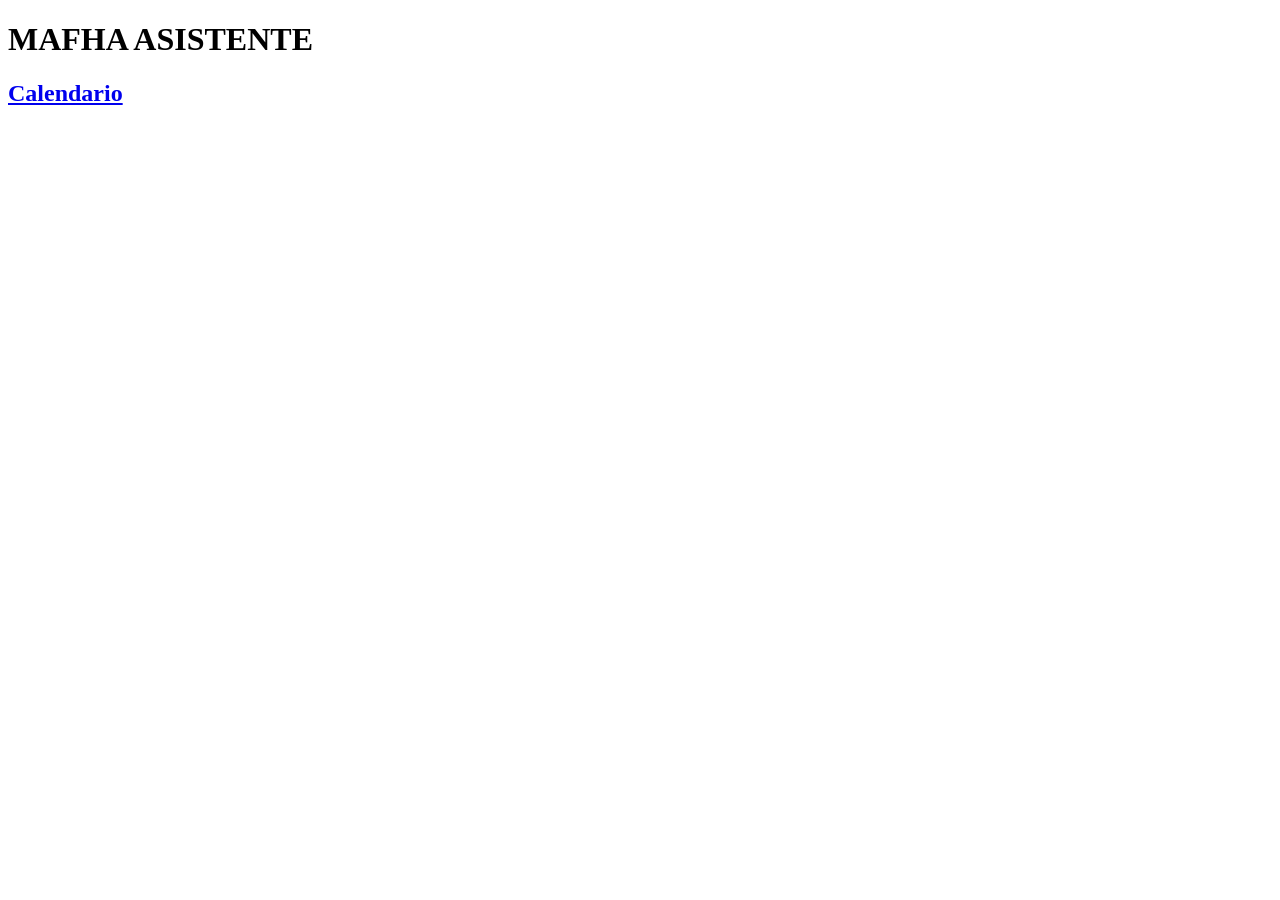
<file: index.html>
<!DOCTYPE html>
<html lang="en">
<head>
    <meta charset="UTF-8">
    <meta name="viewport" content="width=device-width, initial-scale=1.0">
    <title>Mafha asistente</title>
</head>
<body>
    <div id="secciones_pag">
        <div>
            <h1>MAFHA ASISTENTE</h1>
            <a href="/calendario.html"><h2>Calendario</h2></a>

        </div>
    </div>
</body>
</html>
</file>
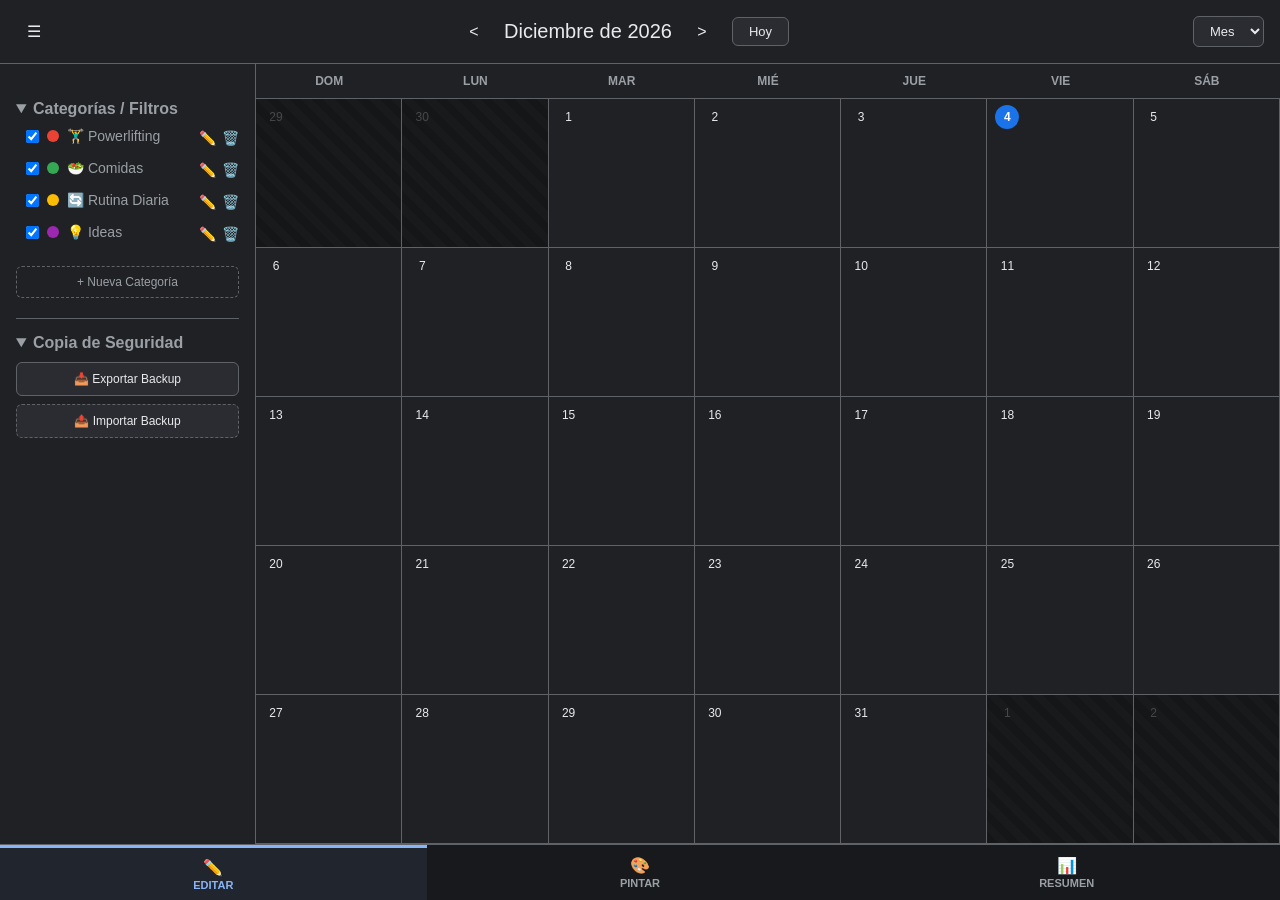
<file: calendario.html>
<!DOCTYPE html>
<html lang="es">
<head>
    <meta charset="UTF-8">
    <meta name="viewport" content="width=device-width, initial-scale=1.0">
    <title>Calendario Organizador - Sistema de Gestión Personal</title>
    <link rel="stylesheet" href="css/calendar.css">
</head>
<body>

    <div class="app-container">
        <!-- BARRA SUPERIOR -->
        <header class="top-bar">
            <div class="top-bar-left">
                <button class="btn-menu" aria-label="Menú principal">☰</button>
            </div>

            <div class="top-bar-center">
                <button class="btn-nav" aria-label="Anterior">&lt;</button>
                <h1 class="current-month">Septiembre de 2026</h1>
                <button class="btn-nav" aria-label="Siguiente">&gt;</button>
                 <button class="btn-today">Hoy</button>
            </div>

            <div class="top-bar-right">
                <select class="view-selector">
                    <option value="month" selected>Mes</option>
                </select>
            </div>
        </header>

        <!-- ÁREA PRINCIPAL -->
        <div class="main-content">
            <!-- BARRA LATERAL -->
            <aside class="sidebar">
                <details class="calendar-group" open>
                    <summary>Categorías / Filtros</summary>
                    <ul class="calendar-list" id="categoryList">
                        <!-- Carga dinámica vía JS -->
                    </ul>
                    <button class="btn-new-category" id="btnOpenCategoryModal">+ Nueva Categoría</button>
                </details>
            <!-- Copia de Seguridad Desplegable -->
                <details class="calendar-group sidebar-backup-section" open>
                    <summary>Copia de Seguridad</summary>
                    <div class="backup-content">
                        <button id="btnExportBackup" class="btn-backup">📥 Exportar Backup</button>
                        <button id="btnImportBackup" class="btn-backup btn-backup-import">📤 Importar Backup</button>
                        <input type="file" id="fileImportBackup" accept=".json" style="display: none;">
                    </div>
            </details>
            </aside>

            <!-- CUADRÍCULA DEL CALENDARIO -->
            <main class="calendar-month-view">
                <div class="month-header">
                    <div class="day-name">DOM</div>
                    <div class="day-name">LUN</div>
                    <div class="day-name">MAR</div>
                    <div class="day-name">MIÉ</div>
                    <div class="day-name">JUE</div>
                    <div class="day-name">VIE</div>
                    <div class="day-name">SÁB</div>
                </div>

                <div class="month-grid" id="monthGrid">
                    <!-- Días inyectados por JS -->
                </div>

                <!-- PALETA DE MODO PINTAR -->
                <div id="paintPalette" class="paint-palette hidden">
                    <span class="palette-title">Preset activo:</span>
                    <div id="presetChipsContainer" class="palette-chips">
                        <!-- Chips por JS -->
                    </div>
                </div>

                <!-- POPOVER AGENDAR EVENTO / NOTA -->
                <div id="eventPopover" class="popover hidden">
                    <div class="popover-header">
                        <h2 id="popoverTitle">AGENDAR</h2>
                        <button class="close-btn">&times;</button>
                    </div>
                    <form id="eventForm">
                        <input type="hidden" id="eventId">
                        <input type="hidden" id="eventDate">

                        <div class="form-group">
                            <input type="text" id="eventTitle" placeholder="Título (Ej: Trabajo, Consulta, Franco)" required autocomplete="off" class="title-input">
                        </div>

                        <div class="form-group">
                            <label for="eventCategory">Categoría</label>
                            <select id="eventCategory" required>
                                <!-- Inyectado por JS -->
                            </select>
                        </div>

                        <div class="form-group time-group">
                            <div>
                                <label for="eventStart">Hora Inicio</label>
                                <input type="time" id="eventStart">
                            </div>
                            <div>
                                <label for="eventEnd">Hora Fin</label>
                                <input type="time" id="eventEnd">
                            </div>
                        </div>

                        <div class="form-group">
                            <textarea id="eventDesc" placeholder="Notas adicionales o recordatorios..." rows="3"></textarea>
                        </div>

                        <div class="form-actions">
                            <button type="submit" class="btn-save" id="btnSaveEvent">Guardar</button>
                            <button type="button" class="btn-delete hidden" id="btnDeleteEvent">Borrar</button>
                        </div>
                    </form>
                </div>
            </main>
        </div>

        <!-- BARRA DE ACCIONES INFERIOR (SHIFTER) -->
        <footer class="bottom-action-bar">
            <button class="action-tab active" id="tabModeEdit">
                <span class="tab-icon">✏️</span>
                <span class="tab-label">EDITAR</span>
            </button>
            <button class="action-tab" id="tabModePaint">
                <span class="tab-icon">🎨</span>
                <span class="tab-label">PINTAR</span>
            </button>
            <button class="action-tab" id="tabModeSummary">
                <span class="tab-icon">📊</span>
                <span class="tab-label">RESUMEN</span>
            </button>
        </footer>
    </div>

    <!-- MODAL CATEGORÍAS -->
    <div id="categoryModal" class="popover hidden">
        <div class="popover-header">
            <h2>Gestión de Categoría</h2>
            <button class="close-category-btn">&times;</button>
        </div>
        <form id="categoryForm">
            <input type="hidden" id="catId">
            <div class="form-group">
                <label for="catName">Nombre (Ej: Trabajo, Día de franco, Noche)</label>
                <input type="text" id="catName" required autocomplete="off">
            </div>
            <div class="form-group">
                <label for="catColor">Color</label>
                <input type="color" id="catColor" value="#1a73e8" required>
            </div>
            <button type="submit" class="btn-save">Guardar Categoría</button>
        </form>
    </div>

    <!-- MODAL RESUMEN MENSUAL -->
    <div id="summaryModal" class="overlay-modal hidden">
        <div class="overlay-content summary-content">
            <div class="popover-header">
                <h2>Resumen Mensual</h2>
                <button class="close-summary-btn">&times;</button>
            </div>
            <p id="summaryMonthText" class="summary-subtitle"></p>
            <div id="summaryStatsList" class="summary-stats-grid"></div>
        </div>
    </div>

    <!-- MODAL DE CONFIRMACIÓN -->
    <div id="confirmModal" class="overlay-modal hidden">
        <div class="overlay-content">
            <h2 id="confirmTitle">Confirmación</h2>
            <p id="confirmMessage" style="margin: 15px 0; color: var(--text-secondary);"></p>
            <div class="form-actions" style="justify-content: center; margin-top: 20px;">
                <button class="btn-save" id="btnConfirmOk">Aceptar</button>
                <button class="btn-delete" id="btnConfirmCancel">Cancelar</button>
            </div>
        </div>
    </div>

    <script type="module" src="src/js/calendar.js"></script>
</body>
</html>
</file>
<file: css/calendar.css>
/* =========================================
   1. VARIABLES Y RESETEO BÁSICO
   ========================================= */
:root {
    --bg-dark: #202124;
    --surface-dark: #2b2c31;
    --border-color: #5f6368;
    --text-primary: #e8eaed;
    --text-secondary: #9aa0a6;
    --accent-blue: #8ab4f8;
    --today-bg: #1a73e8;
    --bottom-bar-height: 56px;
    --top-bar-height: 64px;
}

* {
    margin: 0;
    padding: 0;
    box-sizing: border-box;
    font-family: 'Roboto', 'Segoe UI', Tahoma, Geneva, Verdana, sans-serif;
    -webkit-tap-highlight-color: transparent;
}

body {
    background-color: var(--bg-dark);
    color: var(--text-primary);
    height: 100vh;
    height: 100dvh;
    overflow: hidden;
}

/* =========================================
   2. ESTRUCTURA GENERAL Y BARRA SUPERIOR
   ========================================= */
.app-container {
    display: flex;
    flex-direction: column;
    height: 100dvh;
    overflow: hidden;
}

.top-bar {
    display: flex;
    justify-content: space-between;
    align-items: center;
    padding: 0 16px;
    border-bottom: 1px solid var(--border-color);
    height: var(--top-bar-height);
    background-color: var(--bg-dark);
    flex-shrink: 0;
}

.top-bar-center {
    display: flex;
    align-items: center;
    justify-content: center;
    gap: 12px;
}

.current-month {
    font-size: 20px;
    font-weight: 500;
    color: var(--text-primary);
    white-space: nowrap;
    margin: 0;
}

.btn-menu, 
.btn-nav {
    background-color: transparent;
    color: var(--text-primary);
    border: 1px solid transparent;
    border-radius: 50%;
    width: 36px;
    height: 36px;
    display: inline-flex;
    align-items: center;
    justify-content: center;
    cursor: pointer;
    font-size: 16px;
    transition: background-color 0.2s ease, border-color 0.2s ease;
}

.btn-menu:hover, 
.btn-nav:hover {
    background-color: var(--surface-dark);
    border-color: var(--border-color);
}

.btn-today {
    background-color: var(--surface-dark);
    color: var(--text-primary);
    border: 1px solid var(--border-color);
    border-radius: 6px;
    padding: 6px 16px;
    font-size: 13px;
    font-weight: 500;
    cursor: pointer;
    transition: all 0.2s ease;
}

.btn-today:hover {
    background-color: rgba(255, 255, 255, 0.08);
    border-color: var(--accent-blue);
    color: var(--accent-blue);
}

.view-selector {
    background-color: var(--surface-dark);
    color: var(--text-primary);
    border: 1px solid var(--border-color);
    border-radius: 6px;
    padding: 6px 12px;
    font-size: 13px;
    cursor: pointer;
    outline: none;
}

.main-content {
    display: flex;
    flex: 1;
    min-height: 0;
    position: relative;
    overflow: hidden;
}

/* =========================================
   3. BARRA LATERAL (SIDEBAR)
   ========================================= */
.sidebar {
    width: 256px;
    padding: 16px;
    border-right: 1px solid var(--border-color);
    overflow-y: auto;
    background-color: var(--bg-dark);
    transition: all 0.3s ease;
    flex-shrink: 0;
}

.sidebar.collapsed {
    width: 0;
    padding: 0;
    opacity: 0;
    border-right: none;
    overflow: hidden;
}

.btn-create {
    background-color: var(--surface-dark);
    color: var(--text-primary);
    border: 1px solid var(--border-color);
    border-radius: 24px;
    padding: 12px 24px;
    font-size: 14px;
    cursor: pointer;
    display: flex;
    align-items: center;
    gap: 10px;
    margin-bottom: 24px;
    box-shadow: 0 1px 2px 0 rgba(0,0,0,0.3);
}

.btn-create:hover { background-color: #35363a; }

.calendar-group { margin-top: 20px; }
.calendar-group summary {
    font-weight: bold;
    cursor: pointer;
    margin-bottom: 10px;
    color: var(--text-secondary);
}

.calendar-list {
    list-style: none;
    margin-left: 10px;
}
.calendar-list li { margin-bottom: 12px; }

.sidebar-backup-section {
    margin-top: 20px;
    padding-top: 15px;
    border-top: 1px solid var(--border-color);
}

.sidebar-backup-section .backup-content {
    margin-top: 10px;
}

.btn-backup {
    width: 100%;
    padding: 9px;
    background-color: var(--surface-dark);
    border: 1px solid var(--border-color);
    color: var(--text-primary);
    border-radius: 6px;
    font-size: 12px;
    font-weight: 500;
    cursor: pointer;
    margin-bottom: 8px;
    display: flex;
    align-items: center;
    justify-content: center;
    gap: 8px;
    transition: all 0.2s ease;
}

.btn-backup:hover {
    background-color: rgba(255, 255, 255, 0.08);
    border-color: var(--accent-blue);
    color: var(--accent-blue);
}

.btn-backup-import {
    border-style: dashed;
}

.btn-new-category {
    background: transparent;
    border: 1px dashed var(--border-color);
    color: var(--text-secondary);
    width: 100%;
    padding: 8px;
    border-radius: 6px;
    cursor: pointer;
    margin-top: 10px;
    font-size: 12px;
    text-align: center;
    transition: all 0.2s ease;
}

.btn-new-category:hover {
    color: var(--text-primary);
    border-color: var(--accent-blue);
    background-color: rgba(138, 180, 248, 0.08);
}

/* =========================================
   4. ENCABEZADO Y CUADRÍCULA DEL MES
   ========================================= */
.calendar-month-view {
    flex: 1;
    display: flex;
    flex-direction: column;
    height: 100%;
    min-height: 0;
    overflow: hidden;
    width: 100%;
}

.month-header {
    display: grid !important;
    grid-template-columns: repeat(7, 1fr) !important;
    width: 100%;
    text-align: center;
    padding: 10px 0;
    border-bottom: 1px solid var(--border-color);
    background-color: var(--bg-dark);
    color: var(--text-secondary);
    font-size: 12px;
    font-weight: 600;
}

.day-name {
    display: flex;
    justify-content: center;
    align-items: center;
    text-transform: uppercase;
}

.month-grid {
    display: grid !important;
    grid-template-columns: repeat(7, 1fr) !important;
    grid-auto-rows: 1fr !important;
    flex: 1;
    height: 100%;
    width: 100%;
    min-height: 0;
    overflow: hidden;
}

.day-cell {
    border-right: 1px solid var(--border-color);
    border-bottom: 1px solid var(--border-color);
    padding: 4px;
    display: flex;
    flex-direction: column;
    align-items: stretch;
    justify-content: flex-start;
    position: relative;
    overflow: hidden;
    min-height: 0;
    height: 100%;
    width: 100%;
}

.day-cell-header {
    display: flex;
    justify-content: space-between;
    align-items: center;
    padding: 2px 4px;
    z-index: 2;
}

.events-container {
    display: flex;
    flex-direction: column;
    flex: 1;
    gap: 2px;
    width: 100%;
    min-height: 0;
    overflow-y: auto;
}

/* =========================================
   5. DÍA ACTUAL Y TARJETAS DE EVENTO (CHIPS)
   ========================================= */
.date {
    display: inline-flex;
    justify-content: center;
    align-items: center;
    width: 24px;
    height: 24px;
    border-radius: 50%;
    margin-bottom: 4px;
    font-size: 12px;
}

.today .active-circle {
    background-color: var(--today-bg);
    color: white;
    font-weight: bold;
}

.event-chip {
    flex: 1;
    display: flex;
    align-items: center;
    justify-content: center;
    text-align: center;
    width: 100%;
    padding: 4px 6px;
    border-radius: 4px;
    font-size: 11px;
    font-weight: 600;
    cursor: pointer;
    white-space: nowrap;
    overflow: hidden;
    text-overflow: ellipsis;
    border: none;
    box-shadow: inset 0 0 0 1px rgba(0, 0, 0, 0.15);
    transition: filter 0.15s ease, transform 0.1s ease;
}

.event-chip:hover {
    filter: brightness(1.15);
    transform: scale(0.99);
}

.event-chip.is-appointment {
    font-weight: 700;
}

/* =========================================
   6. CATEGORÍAS Y PALETA DE MODO PINTAR
   ========================================= */
.category-item {
    display: flex;
    justify-content: space-between;
    align-items: center;
    margin-bottom: 8px;
}

.category-label {
    display: flex;
    align-items: center;
    gap: 8px;
    font-size: 14px;
}

.color-dot {
    width: 12px;
    height: 12px;
    border-radius: 50%;
    display: inline-block;
}

.cat-actions {
    display: flex;
    gap: 6px;
}

.btn-edit-cat, 
.btn-delete-cat {
    background: none;
    border: none;
    cursor: pointer;
    font-size: 14px;
}

input[type="color"] {
    padding: 0;
    border: none;
    width: 100%;
    height: 40px;
    cursor: pointer;
    background-color: transparent;
}

.paint-palette {
    position: absolute;
    bottom: 0;
    left: 0;
    width: 100%;
    background-color: var(--surface-dark);
    border-top: 1px solid var(--border-color);
    padding: 10px 16px;
    display: flex;
    align-items: center;
    gap: 12px;
    z-index: 1000;
    overflow-x: auto;
}

.palette-title {
    font-size: 12px;
    color: var(--text-secondary);
    white-space: nowrap;
}

.palette-chips {
    display: flex;
    gap: 8px;
    overflow-x: auto;
}

.preset-chip {
    padding: 6px 12px;
    border-radius: 16px;
    font-size: 12px;
    font-weight: 600;
    cursor: pointer;
    border: 2px solid transparent;
    white-space: nowrap;
    opacity: 0.75;
    transition: transform 0.1s ease, opacity 0.2s ease;
}

.preset-chip:hover, 
.preset-chip.selected {
    opacity: 1;
    border-color: #ffffff;
}

body.mode-paint .day-cell:hover {
    cursor: pointer;
    background-color: rgba(138, 180, 248, 0.15);
    outline: 2px dashed var(--accent-blue);
}

/* =========================================
   7. POPOVERS Y MODALES RESPONSIVOS
   ========================================= */
.popover, 
.overlay-modal {
    z-index: 2000;
}

.popover {
    position: fixed;
    top: 50%;
    left: 50%;
    transform: translate(-50%, -50%);
    background-color: var(--surface-dark);
    padding: 20px;
    border-radius: 12px;
    width: 90%;
    max-width: 400px;
    max-height: 85dvh;
    overflow-y: auto;
    box-shadow: 0 12px 28px rgba(0,0,0,0.8);
    border: 1px solid var(--border-color);
}

.popover.hidden, 
.overlay-modal.hidden, 
.paint-palette.hidden {
    display: none !important;
}

.popover-header {
    display: flex;
    justify-content: space-between;
    align-items: center;
    margin-bottom: 14px;
}

.popover-header h2 { font-size: 18px; font-weight: 500; }

.close-btn, 
.close-summary-btn {
    background: none;
    border: none;
    color: var(--text-secondary);
    font-size: 24px;
    cursor: pointer;
    padding: 4px;
}

.close-btn:hover, 
.close-summary-btn:hover { color: white; }

.form-group { margin-bottom: 14px; display: flex; flex-direction: column; }
.time-group { flex-direction: row; gap: 12px; }
.time-group > div { flex: 1; display: flex; flex-direction: column; }

label { font-size: 12px; color: var(--text-secondary); margin-bottom: 4px; }

input, textarea, select {
    background-color: var(--bg-dark);
    border: 1px solid var(--border-color);
    color: white;
    padding: 10px;
    border-radius: 6px;
    outline: none;
    font-size: 14px;
}

input:focus, textarea:focus, select:focus { border-color: var(--accent-blue); }

.title-input {
    font-size: 16px;
    border: none;
    border-bottom: 2px solid var(--border-color);
    border-radius: 0;
    padding-left: 0;
    background: transparent;
}
.title-input:focus { border-bottom: 2px solid var(--accent-blue); }

.form-actions {
    display: flex;
    gap: 10px;
    margin-top: 12px;
}

.btn-save {
    background-color: var(--accent-blue);
    color: var(--bg-dark);
    border: none;
    padding: 12px;
    border-radius: 6px;
    font-weight: 600;
    cursor: pointer;
    flex: 2;
}

.btn-delete {
    background-color: #e57373;
    color: white;
    border: none;
    padding: 12px;
    border-radius: 6px;
    font-weight: 600;
    cursor: pointer;
    flex: 1;
}

.btn-save:hover { background-color: #aecbfa; }
.btn-delete:hover { background-color: #ef5350; }

.overlay-modal {
    position: fixed;
    top: 0; left: 0; width: 100%; height: 100%;
    background-color: rgba(0, 0, 0, 0.75);
    display: flex;
    justify-content: center;
    align-items: center;
}

.overlay-content {
    background-color: var(--surface-dark);
    padding: 20px;
    border-radius: 12px;
    width: 90%;
    max-width: 400px;
    border: 1px solid var(--border-color);
    box-shadow: 0 12px 28px rgba(0,0,0,0.8);
    text-align: center;
}

.summary-content { max-width: 480px; }
.summary-subtitle { color: var(--text-secondary); font-size: 14px; margin-bottom: 16px; }
.summary-stats-grid { display: flex; flex-direction: column; gap: 10px; max-height: 300px; overflow-y: auto; }

.stat-item {
    display: flex;
    align-items: center;
    justify-content: space-between;
    background-color: var(--bg-dark);
    padding: 10px 14px;
    border-radius: 8px;
    border: 1px solid var(--border-color);
}

.stat-info { display: flex; align-items: center; gap: 10px; }
.stat-badge { width: 12px; height: 12px; border-radius: 50%; }
.stat-name { font-size: 13px; font-weight: 500; }
.stat-count { font-weight: bold; font-size: 14px; color: var(--accent-blue); }

/* =========================================
   8. BARRA DE ACCIONES INFERIOR (SHIFTER)
   ========================================= */
.bottom-action-bar {
    position: relative;
    flex-shrink: 0;
    height: var(--bottom-bar-height);
    width: 100%;
    background-color: #18191c;
    border-top: 1px solid var(--border-color);
    display: flex;
    justify-content: space-around;
    align-items: center;
    z-index: 100;
    padding-bottom: env(safe-area-inset-bottom);
}

.action-tab {
    background: none;
    border: none;
    color: var(--text-secondary);
    display: flex;
    flex-direction: column;
    align-items: center;
    justify-content: center;
    flex: 1;
    height: 100%;
    cursor: pointer;
    font-size: 11px;
    font-weight: 600;
    transition: all 0.2s ease;
}

.action-tab .tab-icon { font-size: 16px; margin-bottom: 2px; }

.action-tab:hover {
    color: var(--text-primary);
    background-color: rgba(255, 255, 255, 0.05);
}

.action-tab.active {
    color: var(--accent-blue);
    border-top: 3px solid var(--accent-blue);
    background-color: rgba(138, 180, 248, 0.08);
}

/* =========================================
   9. MESES ADYACENTES Y RESPONSIVIDAD MÓVIL
   ========================================= */
.day-cell.inactive-month {
    background-color: rgba(0, 0, 0, 0.35);
    background-image: repeating-linear-gradient(
        45deg,
        transparent,
        transparent 8px,
        rgba(255, 255, 255, 0.015) 8px,
        rgba(255, 255, 255, 0.015) 16px
    );
}

.day-cell.inactive-month .date {
    color: var(--text-secondary);
    opacity: 0.35;
    font-weight: normal;
}

.day-cell.inactive-month .event-chip {
    opacity: 0.7;
    filter: grayscale(20%);
}

.day-cell.inactive-month .event-chip:hover {
    opacity: 1;
    filter: grayscale(0%);
}

.day-cell.inactive-month:hover {
    background-color: rgba(255, 255, 255, 0.04);
}

@media (max-width: 768px) {
    .sidebar {
        position: absolute;
        left: 0;
        top: 0;
        height: 100%;
        z-index: 1100;
        transform: translateX(-100%);
        box-shadow: 4px 0 12px rgba(0,0,0,0.5);
    }

    .sidebar.open {
        transform: translateX(0);
    }

    .month-header { font-size: 10px; padding: 4px 0; }
    .day-cell { padding: 2px; }
    .date { width: 20px; height: 20px; font-size: 10px; }
    
    .event-chip {
        font-size: 9px;
        padding: 2px 4px;
    }

    input, textarea, select {
        font-size: 16px !important;
    }
}
</file>
